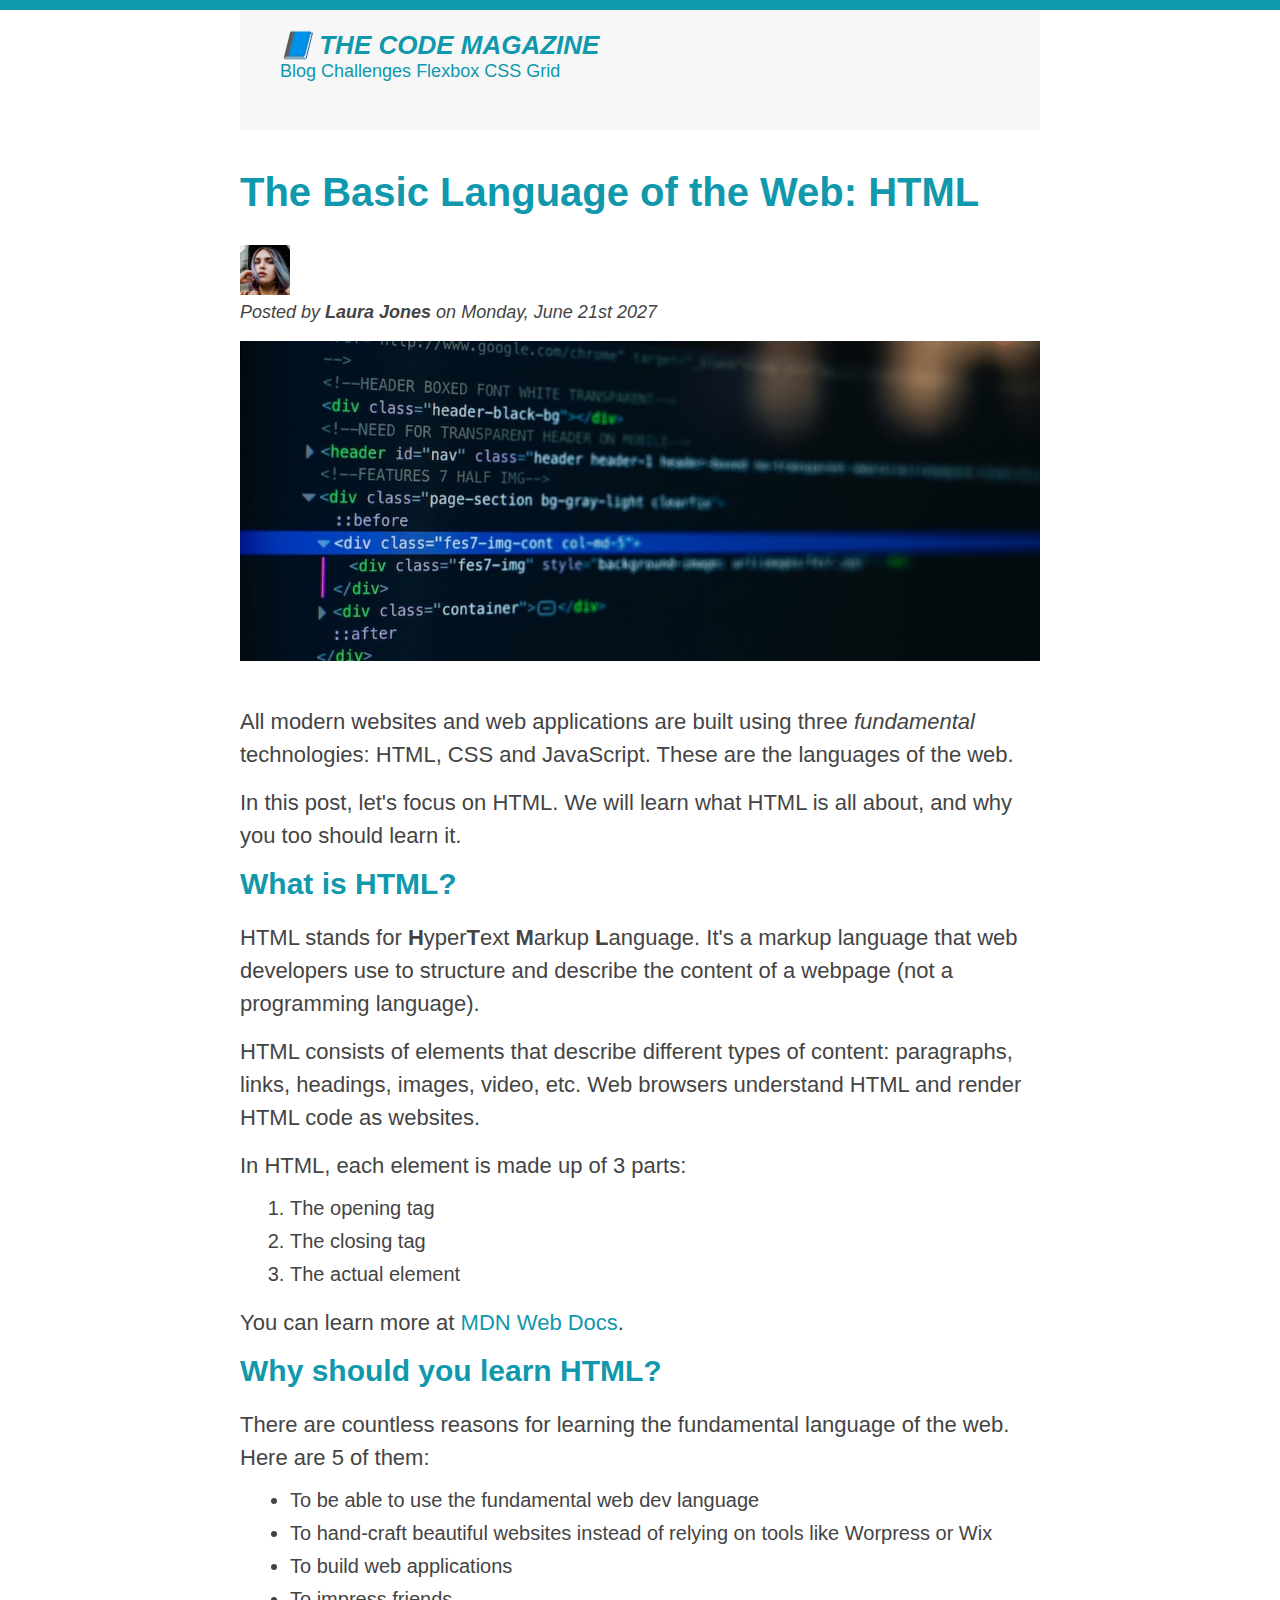
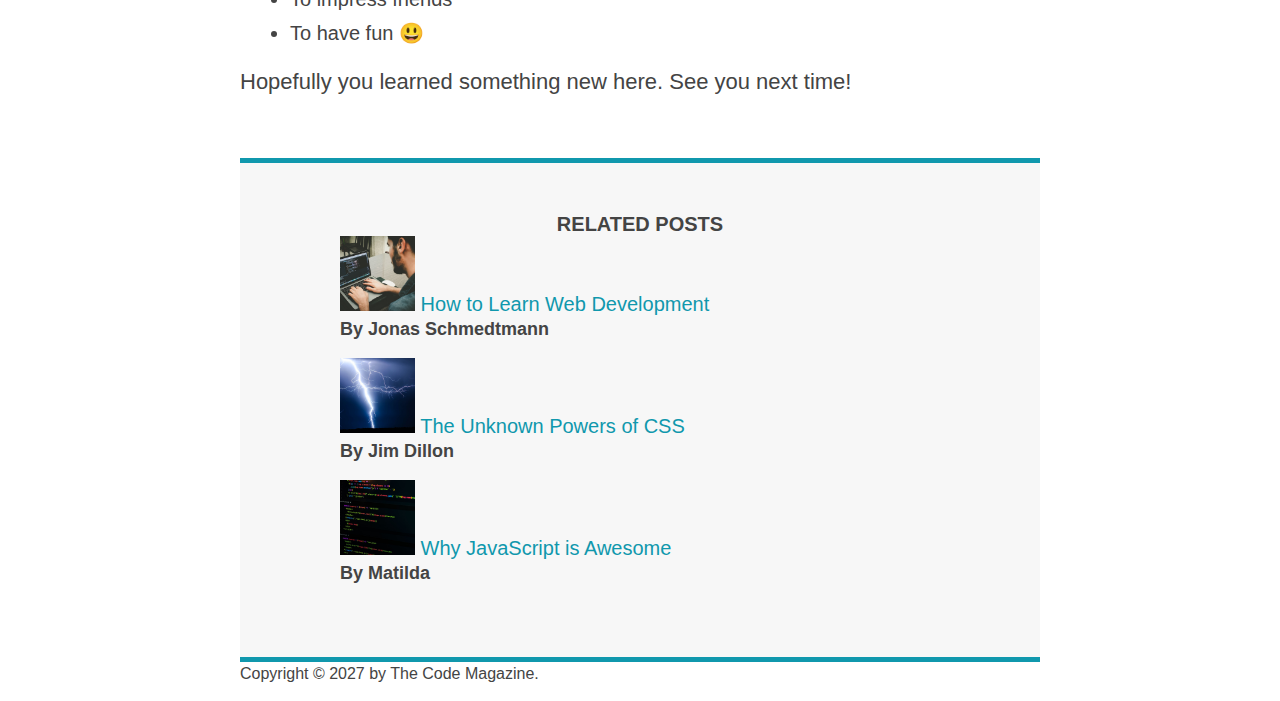
<file: 03-CSS-Fundamentals/index.html>
<!DOCTYPE html>
<html lang="en">
  <head>
    <meta charset="UTF-8" />
    <title>The Basic Language of the Web: HTML</title>
    <link rel="stylesheet" href="style.css" />
  </head>

  <body>
    <!--
    <h1>The Basic Language of the Web: HTML</h1>
    <h2>The Basic Language of the Web: HTML</h2>
    <h3>The Basic Language of the Web: HTML</h3>
    <h4>The Basic Language of the Web: HTML</h4>
    <h5>The Basic Language of the Web: HTML</h5>
    <h6>The Basic Language of the Web: HTML</h6>
    -->
    <div class = "container">
      <header class="main-header">
        <h1>📘 The Code Magazine</h1>

        <nav>
          <a href="blog.html">Blog</a>
          <a href="#">Challenges</a>
          <a href="#">Flexbox</a>
          <a href="#">CSS Grid</a>
        </nav>
      </header>

      <article>
        <header class="post-header">
          <h2>The Basic Language of the Web: HTML</h2>

          <img
            src="img/laura-jones.jpg"
            alt="Headshot of Laura Jones"
            height="50"
            width="50"
          />

          <p id="author">
            Posted by <strong>Laura Jones</strong> on Monday, June 21st 2027
          </p>

          <img
            src="img/post-img.jpg"
            alt="HTML code on a screen"
            width="500"
            height="200"
            class="post-image"
          />
        </header>

        <p>
          All modern websites and web applications are built using three
          <em>fundamental</em>
          technologies: HTML, CSS and JavaScript. These are the languages of the
          web.
        </p>

        <p>
          In this post, let's focus on HTML. We will learn what HTML is all
          about, and why you too should learn it.
        </p>

        <h3>What is HTML?</h3>
        <p>
          HTML stands for <strong>H</strong>yper<strong>T</strong>ext
          <strong>M</strong>arkup <strong>L</strong>anguage. It's a markup
          language that web developers use to structure and describe the content
          of a webpage (not a programming language).
        </p>
        <p>
          HTML consists of elements that describe different types of content:
          paragraphs, links, headings, images, video, etc. Web browsers
          understand HTML and render HTML code as websites.
        </p>
        <p>In HTML, each element is made up of 3 parts:</p>

        <ol>
          <li>The opening tag</li>
          <li>The closing tag</li>
          <li>The actual element</li>
        </ol>

        <p>
          You can learn more at
          <a
            href="https://developer.mozilla.org/en-US/docs/Web/HTML"
            target="_blank"
            >MDN Web Docs</a
          >.
        </p>

        <h3>Why should you learn HTML?</h3>

        <p>
          There are countless reasons for learning the fundamental language of
          the web. Here are 5 of them:
        </p>

        <ul>
          <li>To be able to use the fundamental web dev language</li>
          <li>
            To hand-craft beautiful websites instead of relying on tools like
            Worpress or Wix
          </li>
          <li>To build web applications</li>
          <li>To impress friends</li>
          <li>To have fun 😃</li>
        </ul>

        <p>Hopefully you learned something new here. See you next time!</p>
      </article>

      <aside>
        <h4>Related posts</h4>

        <ul class="courses">
          <li>
            <img
              src="img/related-1.jpg"
              alt="Person programming"
              width="75"
              width="75"
            />
            <a href="#">How to Learn Web Development</a>
            <p class="related-authors">By Jonas Schmedtmann</p>
          </li>
          <li>
            <img
              src="img/related-2.jpg"
              alt="Lightning"
              width="75"
              heigth="75"
            />
            <a href="#">The Unknown Powers of CSS</a>
            <p class="related-authors">By Jim Dillon</p>
          </li>
          <li>
            <img
              src="img/related-3.jpg"
              alt="JavaScript code on a screen"
              width="75"
              height="75"
            />
            <a href="#">Why JavaScript is Awesome</a>
            <p class="related-authors">By Matilda</p>
          </li>
        </ul>
      </aside>

      <footer>
        <p id="copyright">Copyright &copy; 2027 by The Code Magazine.</p>
      </footer>
    </div>
  </body>
</html>
</file>
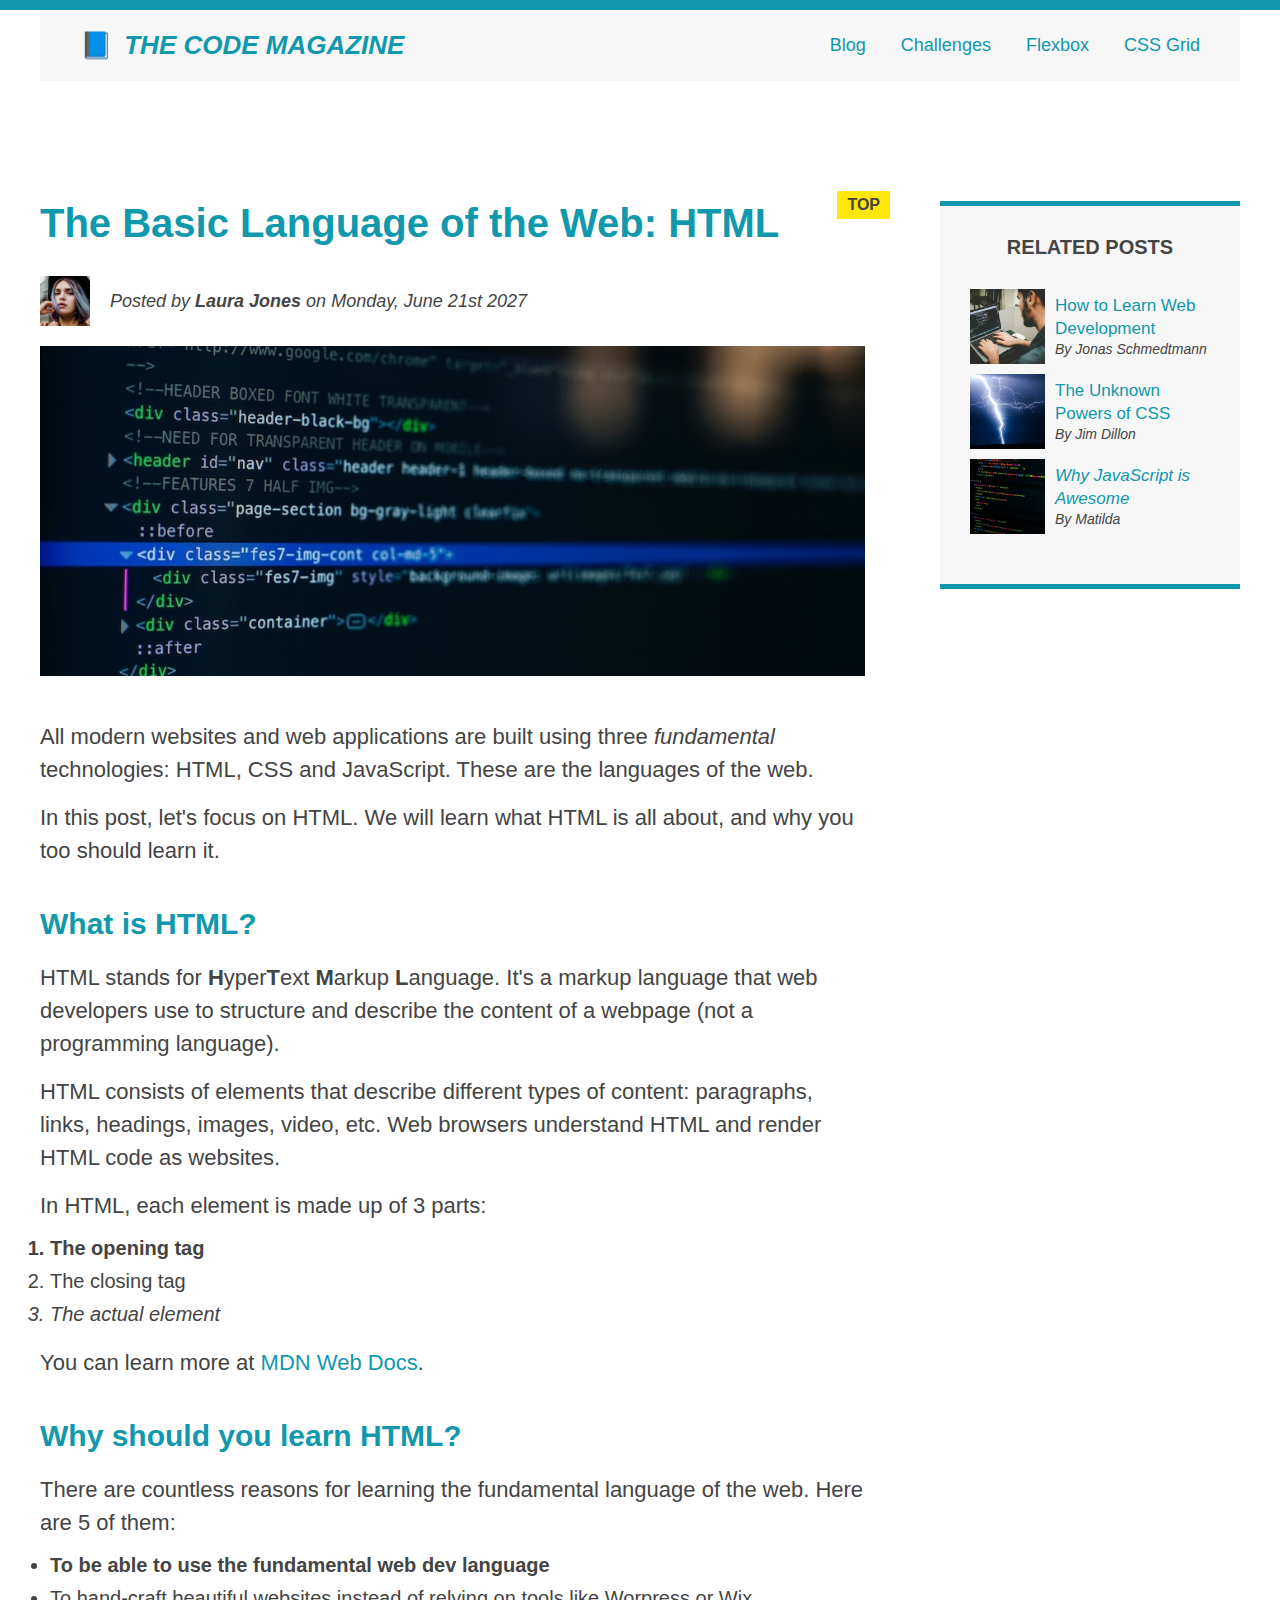
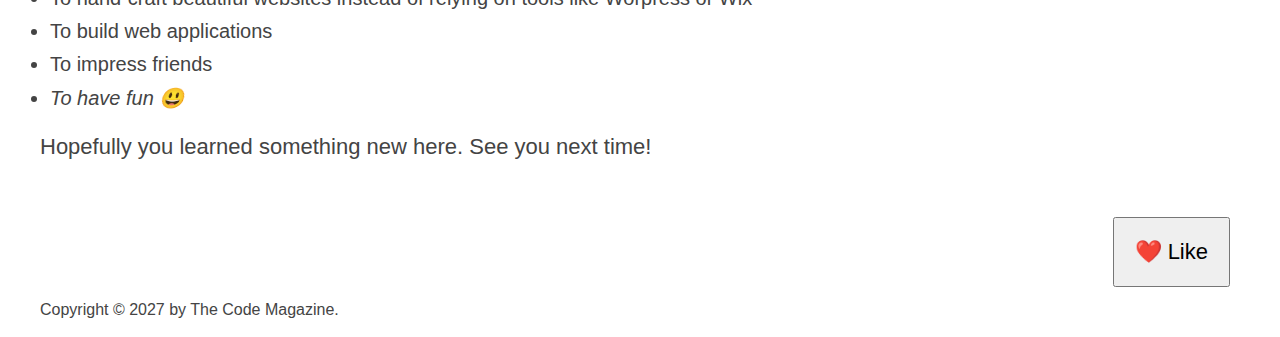
<file: 04-CSS-Layouts/index.html>
<!DOCTYPE html>
<html lang="en">
  <head>
    <meta charset="UTF-8" />
    <link href="style.css" rel="stylesheet" />

    <title>The Basic Language of the Web: HTML</title>
  </head>

  <body>
    <!--
    <h1>The Basic Language of the Web: HTML</h1>
    <h2>The Basic Language of the Web: HTML</h2>
    <h3>The Basic Language of the Web: HTML</h3>
    <h4>The Basic Language of the Web: HTML</h4>
    <h5>The Basic Language of the Web: HTML</h5>
    <h6>The Basic Language of the Web: HTML</h6>
    -->

    <div class="container">
      <header class="main-header clearfix">
        <h1>📘 The Code Magazine</h1>

        <nav>
          <!-- <strong>This is the navigation</strong> -->
          <a href="blog.html">Blog</a>
          <a href="#">Challenges</a>
          <a href="flexbox.html">Flexbox</a>
          <a href="css-grid.html">CSS Grid</a>
        </nav>
      </header>

      <!-- Only necessary for FlexBOX -->
      <!-- <div class= "row"> -->
      <!-- <div class="row-grid"> -->
        <article>
          <header class="post-header">
            <h2>The Basic Language of the Web: HTML</h2>
            <div class="author-div">
              <img
                src="img/laura-jones.jpg"
                alt="Headshot of Laura Jones"
                height="50"
                width="50"
                class="author-img"
              />

              <p id="author" class="author">
                Posted by <strong>Laura Jones</strong> on Monday, June 21st 2027
              </p>
            </div>

            <img
              src="img/post-img.jpg"
              alt="HTML code on a screen"
              width="500"
              height="200"
              class="post-img"
            />
            <button>❤️ Like</button>
          </header>

          <p>
            All modern websites and web applications are built using three
            <em>fundamental</em>
            technologies: HTML, CSS and JavaScript. These are the languages of
            the web.
          </p>

          <p>
            In this post, let's focus on HTML. We will learn what HTML is all
            about, and why you too should learn it.
          </p>

          <h3>What is HTML?</h3>
          <p>
            HTML stands for <strong>H</strong>yper<strong>T</strong>ext
            <strong>M</strong>arkup <strong>L</strong>anguage. It's a markup
            language that web developers use to structure and describe the
            content of a webpage (not a programming language).
          </p>
          <p>
            HTML consists of elements that describe different types of content:
            paragraphs, links, headings, images, video, etc. Web browsers
            understand HTML and render HTML code as websites.
          </p>
          <p>In HTML, each element is made up of 3 parts:</p>

          <ol>
            <li class="first-li">The opening tag</li>
            <li>The closing tag</li>
            <li>The actual element</li>
          </ol>

          <p>
            You can learn more at
            <a
              href="https://developer.mozilla.org/en-US/docs/Web/HTML"
              target="_blank"
              >MDN Web Docs</a
            >.
          </p>

          <h3>Why should you learn HTML?</h3>

          <p>
            There are countless reasons for learning the fundamental language of
            the web. Here are 5 of them:
          </p>

          <ul>
            <li class="first-li">
              To be able to use the fundamental web dev language
            </li>
            <li>
              To hand-craft beautiful websites instead of relying on tools like
              Worpress or Wix
            </li>
            <li>To build web applications</li>
            <li>To impress friends</li>
            <li>To have fun 😃</li>
          </ul>

          <p>Hopefully you learned something new here. See you next time!</p>
        </article>

        <aside>
          <h4>Related posts</h4>

          <ul class="related">
            <li class="related-post">
              <img
                src="img/related-1.jpg"
                alt="Person programming"
                width="75"
                height="75"
              />
              <div>
                <a href="#" class="related-link"
                  >How to Learn Web Development</a
                >
                <p class="related-author">By Jonas Schmedtmann</p>
              </div>
            </li>
            <li class="related-post">
              <img
                src="img/related-2.jpg"
                alt="Lightning"
                width="75"
                height="75"
              />
              <div>
                <a href="#" class="related-link">The Unknown Powers of CSS</a>
                <p class="related-author">By Jim Dillon</p>
              </div>
            </li>
            <li class="related-post">
              <img
                src="img/related-3.jpg"
                alt="JavaScript code on a screen"
                width="75"
                height="75"
              />
              <div>
                <a href="#" class="related-link">Why JavaScript is Awesome</a>
                <p class="related-author">By Matilda</p>
              </div>
            </li>
          </ul>
        </aside>
      <!-- </div> -->
      <!-- </div> -->

      <footer>
        <p id="copyright" class="copyright text">
          Copyright &copy; 2027 by The Code Magazine.
        </p>
      </footer>
    </div>
  </body>
</html>
</file>
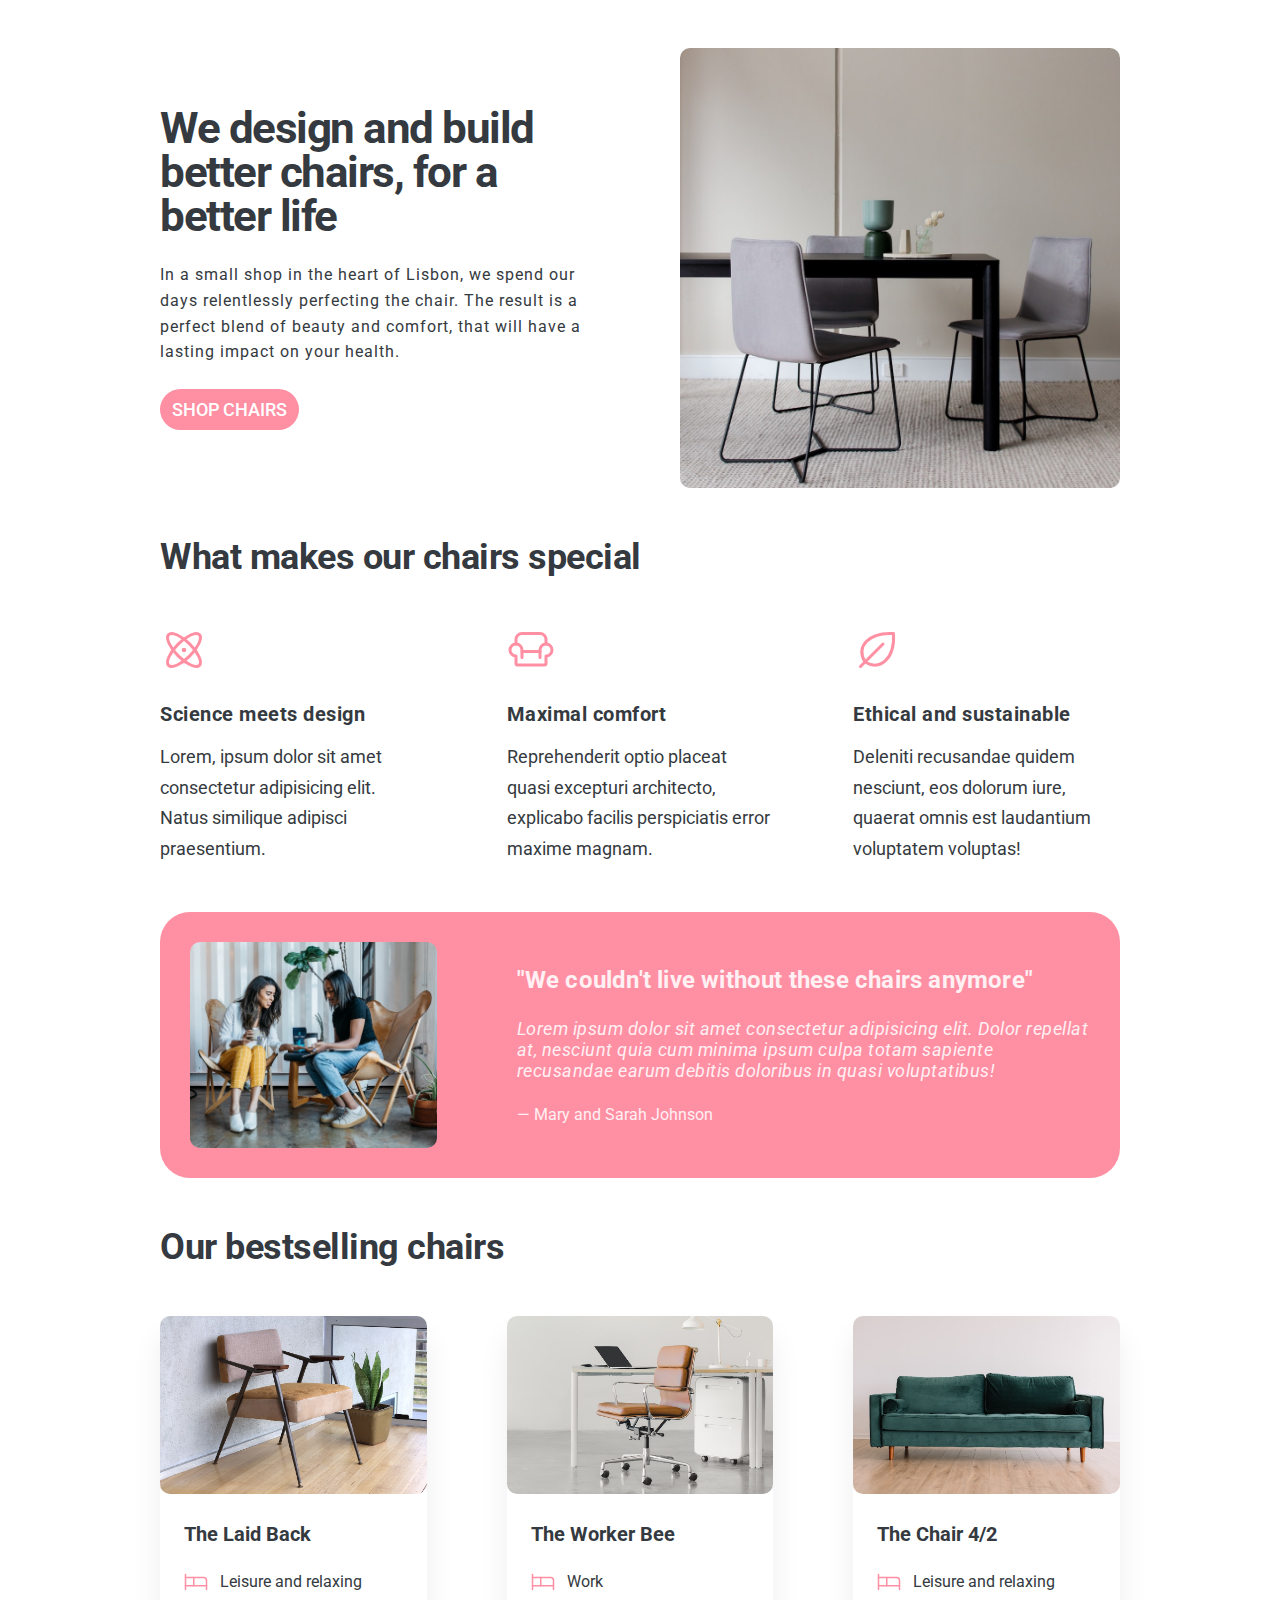
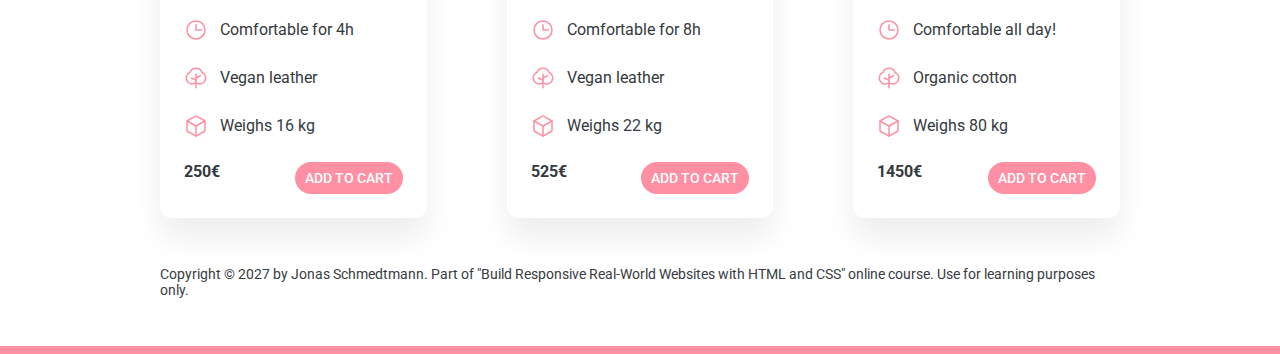
<file: 05-Design/index.html>
<!DOCTYPE html>
<html lang="en">
  <head>
    <meta charset="UTF-8" />
    <meta http-equiv="X-UA-Compatible" content="IE=edge" />
    <meta name="viewport" content="width=device-width, initial-scale=1.0" />
    <link rel="preconnect" href="https://fonts.googleapis.com" />
    <link rel="preconnect" href="https://fonts.gstatic.com" crossorigin />
    <link
      href="https://fonts.googleapis.com/css2?family=Roboto:ital,wght@0,400;0,500;1,700&display=swap"
      rel="stylesheet"
    />
    <link rel="stylesheet" href="style.css" />
    <title>Lisbon Chair Shop</title>
  </head>
  <body>
    <div class="container">
      <header>
        <div class="header-text-box">
          <h1>We design and build better chairs, for a better life</h1>
          <p class="header-text">
            In a small shop in the heart of Lisbon, we spend our days
            relentlessly perfecting the chair. The result is a perfect blend of
            beauty and comfort, that will have a lasting impact on your health.
          </p>
          <a class="btn btn--big" href="#">Shop chairs</a>
        </div>
        <img src="hero.jpg" alt="Photo" />
      </header>

      <section>
        <h2>What makes our chairs special</h2>
        <div class="grid-3-cols">
          <div>
            <svg
              class="icon feature-icon"
              xmlns="http://www.w3.org/2000/svg"
              width="192"
              height="192"
              fill="#ff8fa3"
              viewBox="0 0 256 256"
            >
              <rect width="256" height="256" fill="none"></rect>
              <ellipse
                cx="128"
                cy="128"
                rx="44"
                ry="116"
                transform="translate(-53.01934 128) rotate(-45)"
                stroke-width="16"
                stroke="#ff8fa3"
                stroke-linecap="round"
                stroke-linejoin="round"
                fill="none"
              ></ellipse>
              <ellipse
                cx="128"
                cy="128"
                rx="116"
                ry="44"
                transform="translate(-53.01934 128) rotate(-45)"
                stroke-width="16"
                stroke="#ff8fa3"
                stroke-linecap="round"
                stroke-linejoin="round"
                fill="none"
              ></ellipse>
              <circle cx="128" cy="128" r="12"></circle>
            </svg>
            <p class="features-title"><strong>Science meets design</strong></p>
            <p class="features-text">
              Lorem, ipsum dolor sit amet consectetur adipisicing elit. Natus
              similique adipisci praesentium.
            </p>
          </div>

          <div>
            <svg
              class="icon feature-icon"
              xmlns="http://www.w3.org/2000/svg"
              width="192"
              height="192"
              fill="#ff8fa3"
              viewBox="0 0 256 256"
            >
              <rect width="256" height="256" fill="none"></rect>
              <line
                x1="80"
                y1="136"
                x2="176"
                y2="136"
                fill="none"
                stroke="#ff8fa3"
                stroke-linecap="round"
                stroke-linejoin="round"
                stroke-width="16"
              ></line>
              <path
                d="M48,96V72A32,32,0,0,1,80,40h96a32,32,0,0,1,32,32V96"
                fill="none"
                stroke="#ff8fa3"
                stroke-linecap="round"
                stroke-linejoin="round"
                stroke-width="16"
              ></path>
              <path
                d="M80,168V128a32,32,0,1,0-32,32v40a8,8,0,0,0,8,8H200a8,8,0,0,0,8-8V160a32,32,0,1,0-32-32v40"
                fill="none"
                stroke="#ff8fa3"
                stroke-linecap="round"
                stroke-linejoin="round"
                stroke-width="16"
              ></path>
            </svg>
            <p class="features-title">
              <strong>Maximal comfort</strong>
            </p>
            <p class="features-text">
              Reprehenderit optio placeat quasi excepturi architecto, explicabo
              facilis perspiciatis error maxime magnam.
            </p>
          </div>

          <div>
            <svg
              class="icon feature-icon"
              xmlns="http://www.w3.org/2000/svg"
              width="192"
              height="192"
              fill="#ff8fa3"
              viewBox="0 0 256 256"
            >
              <rect width="256" height="256" fill="none"></rect>
              <line
                x1="160"
                y1="96"
                x2="40"
                y2="216"
                fill="none"
                stroke="#ff8fa3"
                stroke-linecap="round"
                stroke-linejoin="round"
                stroke-width="16"
              ></line>
              <path
                d="M64,192C16,112,80,32,216,40,224,176,144,240,64,192Z"
                fill="none"
                stroke="#ff8fa3"
                stroke-linecap="round"
                stroke-linejoin="round"
                stroke-width="16"
              ></path>
            </svg>
            <p class="features-title">
              <strong>Ethical and sustainable</strong>
            </p>
            <p class="features-text">
              Deleniti recusandae quidem nesciunt, eos dolorum iure, quaerat
              omnis est laudantium voluptatem voluptas!
            </p>
          </div>
        </div>
      </section>

      <section class="testimonial-section">
        <div class="grid-3-cols">
          <img src="customers.jpg" alt="People sitting on chairs" />
          <div class="testimonial-box">
            <h2>"We couldn't live without these chairs anymore"</h2>
            <blockquote class="testimonial-text">
              Lorem ipsum dolor sit amet consectetur adipisicing elit. Dolor
              repellat at, nesciunt quia cum minima ipsum culpa totam sapiente
              recusandae earum debitis doloribus in quasi voluptatibus!
            </blockquote>
            <p class="testimonial-author">&mdash; Mary and Sarah Johnson</p>
          </div>
        </div>
      </section>

      <section>
        <h2>Our bestselling chairs</h2>
        <div class="grid-3-cols">
          <figure class="chair">
            <img src="chair-1.jpg" alt="Chair" />
            <div class="chair-box">
              <h3>The Laid Back</h3>
              <ul class="chair-details">
                <li>
                  <!-- Span is a generic INLINE text element, it doesn't have any meaning. It's like a div element, but inline -->
                  <svg
                    class="icon chair-icon"
                    xmlns="http://www.w3.org/2000/svg"
                    width="192"
                    height="192"
                    fill="#ff8fa3"
                    viewBox="0 0 256 256"
                  >
                    <rect width="256" height="256" fill="none"></rect>
                    <path
                      d="M104,168V80H208a32,32,0,0,1,32,32v56"
                      fill="none"
                      stroke="#ff8fa3"
                      stroke-linecap="round"
                      stroke-linejoin="round"
                      stroke-width="16"
                    ></path>
                    <line
                      x1="16"
                      y1="208"
                      x2="16"
                      y2="48"
                      fill="none"
                      stroke="#ff8fa3"
                      stroke-linecap="round"
                      stroke-linejoin="round"
                      stroke-width="16"
                    ></line>
                    <polyline
                      points="16 168 240 168 240 208"
                      fill="none"
                      stroke="#ff8fa3"
                      stroke-linecap="round"
                      stroke-linejoin="round"
                      stroke-width="16"
                    ></polyline>
                    <line
                      x1="104"
                      y1="80"
                      x2="16"
                      y2="80"
                      fill="none"
                      stroke="#ff8fa3"
                      stroke-linecap="round"
                      stroke-linejoin="round"
                      stroke-width="16"
                    ></line></svg
                  ><span>Leisure and relaxing</span>
                </li>
                <li>
                  <svg
                    class="icon chair-icon"
                    xmlns="http://www.w3.org/2000/svg"
                    width="192"
                    height="192"
                    fill="#ff8fa3"
                    viewBox="0 0 256 256"
                  >
                    <rect width="256" height="256" fill="none"></rect>
                    <circle
                      cx="128"
                      cy="128"
                      r="96"
                      fill="none"
                      stroke="#ff8fa3"
                      stroke-miterlimit="10"
                      stroke-width="16"
                    ></circle>
                    <polyline
                      points="128 72 128 128 184 128"
                      fill="none"
                      stroke="#ff8fa3"
                      stroke-linecap="round"
                      stroke-linejoin="round"
                      stroke-width="16"
                    ></polyline>
                  </svg>
                  <span>Comfortable for 4h</span>
                </li>
                <li>
                  <svg
                    class="icon chair-icon"
                    xmlns="http://www.w3.org/2000/svg"
                    width="192"
                    height="192"
                    fill="#ff8fa3"
                    viewBox="0 0 256 256"
                  >
                    <rect width="256" height="256" fill="none"></rect>
                    <line
                      x1="128"
                      y1="232"
                      x2="128"
                      y2="88"
                      fill="none"
                      stroke="#ff8fa3"
                      stroke-linecap="round"
                      stroke-linejoin="round"
                      stroke-width="16"
                    ></line>
                    <line
                      x1="128"
                      y1="152"
                      x2="80"
                      y2="128"
                      fill="none"
                      stroke="#ff8fa3"
                      stroke-linecap="round"
                      stroke-linejoin="round"
                      stroke-width="16"
                    ></line>
                    <line
                      x1="128"
                      y1="128"
                      x2="176"
                      y2="104"
                      fill="none"
                      stroke="#ff8fa3"
                      stroke-linecap="round"
                      stroke-linejoin="round"
                      stroke-width="16"
                    ></line>
                    <path
                      d="M132.476,181.2265a63.99546,63.99546,0,1,0,62.27163-111.367A7.98712,7.98712,0,0,1,190.7243,65.693a68.02876,68.02876,0,0,0-125.44861,0,7.98711,7.98711,0,0,1-4.02328,4.16655,63.99621,63.99621,0,1,0,62.27159,111.367A8.03193,8.03193,0,0,1,132.476,181.2265Z"
                      fill="none"
                      stroke="#ff8fa3"
                      stroke-linecap="round"
                      stroke-linejoin="round"
                      stroke-width="16"
                    ></path>
                  </svg>
                  <span>Vegan leather</span>
                </li>
                <li>
                  <svg
                    class="icon chair-icon"
                    xmlns="http://www.w3.org/2000/svg"
                    width="192"
                    height="192"
                    fill="#ff8fa3"
                    viewBox="0 0 256 256"
                  >
                    <rect width="256" height="256" fill="none"></rect>
                    <path
                      d="M224,177.32117V78.67873a8,8,0,0,0-4.07791-6.9726l-88-49.5a8,8,0,0,0-7.84418,0l-88,49.5A8,8,0,0,0,32,78.67873v98.64244a8,8,0,0,0,4.07791,6.97261l88,49.5a8,8,0,0,0,7.84418,0l88-49.5A8,8,0,0,0,224,177.32117Z"
                      fill="none"
                      stroke="#ff8fa3"
                      stroke-linecap="round"
                      stroke-linejoin="round"
                      stroke-width="16"
                    ></path>
                    <polyline
                      points="222.897 74.626 128.949 128 33.108 74.617"
                      fill="none"
                      stroke="#ff8fa3"
                      stroke-linecap="round"
                      stroke-linejoin="round"
                      stroke-width="16"
                    ></polyline>
                    <line
                      x1="128.94915"
                      y1="127.99996"
                      x2="128.01036"
                      y2="234.82127"
                      fill="none"
                      stroke="#ff8fa3"
                      stroke-linecap="round"
                      stroke-linejoin="round"
                      stroke-width="16"
                    ></line>
                  </svg>
                  <span>Weighs 16 kg</span>
                </li>
              </ul>
              <div class="chair-price">
                <strong>250€</strong>
                <a href="#" class="btn btn--small">Add to cart</a>
              </div>
            </div>
          </figure>

          <figure class="chair">
            <img src="chair-2.jpg" alt="Chair" />
            <div class="chair-box">
              <h3>The Worker Bee</h3>
              <ul class="chair-details">
                <li>
                  <svg
                    class="icon chair-icon"
                    xmlns="http://www.w3.org/2000/svg"
                    width="192"
                    height="192"
                    fill="#ff8fa3"
                    viewBox="0 0 256 256"
                  >
                    <rect width="256" height="256" fill="none"></rect>
                    <path
                      d="M104,168V80H208a32,32,0,0,1,32,32v56"
                      fill="none"
                      stroke="#ff8fa3"
                      stroke-linecap="round"
                      stroke-linejoin="round"
                      stroke-width="16"
                    ></path>
                    <line
                      x1="16"
                      y1="208"
                      x2="16"
                      y2="48"
                      fill="none"
                      stroke="#ff8fa3"
                      stroke-linecap="round"
                      stroke-linejoin="round"
                      stroke-width="16"
                    ></line>
                    <polyline
                      points="16 168 240 168 240 208"
                      fill="none"
                      stroke="#ff8fa3"
                      stroke-linecap="round"
                      stroke-linejoin="round"
                      stroke-width="16"
                    ></polyline>
                    <line
                      x1="104"
                      y1="80"
                      x2="16"
                      y2="80"
                      fill="none"
                      stroke="#ff8fa3"
                      stroke-linecap="round"
                      stroke-linejoin="round"
                      stroke-width="16"
                    ></line>
                  </svg>
                  <span>Work</span>
                </li>
                <li>
                  <svg
                    class="icon chair-icon"
                    xmlns="http://www.w3.org/2000/svg"
                    width="192"
                    height="192"
                    fill="#ff8fa3"
                    viewBox="0 0 256 256"
                  >
                    <rect width="256" height="256" fill="none"></rect>
                    <circle
                      cx="128"
                      cy="128"
                      r="96"
                      fill="none"
                      stroke="#ff8fa3"
                      stroke-miterlimit="10"
                      stroke-width="16"
                    ></circle>
                    <polyline
                      points="128 72 128 128 184 128"
                      fill="none"
                      stroke="#ff8fa3"
                      stroke-linecap="round"
                      stroke-linejoin="round"
                      stroke-width="16"
                    ></polyline>
                  </svg>
                  <span>Comfortable for 8h</span>
                </li>
                <li>
                  <svg
                    class="icon chair-icon"
                    xmlns="http://www.w3.org/2000/svg"
                    width="192"
                    height="192"
                    fill="#ff8fa3"
                    viewBox="0 0 256 256"
                  >
                    <rect width="256" height="256" fill="none"></rect>
                    <line
                      x1="128"
                      y1="232"
                      x2="128"
                      y2="88"
                      fill="none"
                      stroke="#ff8fa3"
                      stroke-linecap="round"
                      stroke-linejoin="round"
                      stroke-width="16"
                    ></line>
                    <line
                      x1="128"
                      y1="152"
                      x2="80"
                      y2="128"
                      fill="none"
                      stroke="#ff8fa3"
                      stroke-linecap="round"
                      stroke-linejoin="round"
                      stroke-width="16"
                    ></line>
                    <line
                      x1="128"
                      y1="128"
                      x2="176"
                      y2="104"
                      fill="none"
                      stroke="#ff8fa3"
                      stroke-linecap="round"
                      stroke-linejoin="round"
                      stroke-width="16"
                    ></line>
                    <path
                      d="M132.476,181.2265a63.99546,63.99546,0,1,0,62.27163-111.367A7.98712,7.98712,0,0,1,190.7243,65.693a68.02876,68.02876,0,0,0-125.44861,0,7.98711,7.98711,0,0,1-4.02328,4.16655,63.99621,63.99621,0,1,0,62.27159,111.367A8.03193,8.03193,0,0,1,132.476,181.2265Z"
                      fill="none"
                      stroke="#ff8fa3"
                      stroke-linecap="round"
                      stroke-linejoin="round"
                      stroke-width="16"
                    ></path>
                  </svg>
                  <span>Vegan leather</span>
                </li>
                <li>
                  <svg
                    class="icon chair-icon"
                    xmlns="http://www.w3.org/2000/svg"
                    width="192"
                    height="192"
                    fill="#ff8fa3"
                    viewBox="0 0 256 256"
                  >
                    <rect width="256" height="256" fill="none"></rect>
                    <path
                      d="M224,177.32117V78.67873a8,8,0,0,0-4.07791-6.9726l-88-49.5a8,8,0,0,0-7.84418,0l-88,49.5A8,8,0,0,0,32,78.67873v98.64244a8,8,0,0,0,4.07791,6.97261l88,49.5a8,8,0,0,0,7.84418,0l88-49.5A8,8,0,0,0,224,177.32117Z"
                      fill="none"
                      stroke="#ff8fa3"
                      stroke-linecap="round"
                      stroke-linejoin="round"
                      stroke-width="16"
                    ></path>
                    <polyline
                      points="222.897 74.626 128.949 128 33.108 74.617"
                      fill="none"
                      stroke="#ff8fa3"
                      stroke-linecap="round"
                      stroke-linejoin="round"
                      stroke-width="16"
                    ></polyline>
                    <line
                      x1="128.94915"
                      y1="127.99996"
                      x2="128.01036"
                      y2="234.82127"
                      fill="none"
                      stroke="#ff8fa3"
                      stroke-linecap="round"
                      stroke-linejoin="round"
                      stroke-width="16"
                    ></line>
                  </svg>
                  <span>Weighs 22 kg</span>
                </li>
              </ul>
              <div class="chair-price">
                <strong>525€</strong>
                <a href="#" class="btn btn--small">Add to cart</a>
              </div>
            </div>
          </figure>

          <figure class="chair">
            <img src="chair-3.jpg" alt="Chair" />
            <div class="chair-box">
              <h3>The Chair 4/2</h3>
              <ul class="chair-details">
                <li>
                  <svg
                    class="icon chair-icon"
                    xmlns="http://www.w3.org/2000/svg"
                    width="192"
                    height="192"
                    fill="#ff8fa3"
                    viewBox="0 0 256 256"
                  >
                    <rect width="256" height="256" fill="none"></rect>
                    <path
                      d="M104,168V80H208a32,32,0,0,1,32,32v56"
                      fill="none"
                      stroke="#ff8fa3"
                      stroke-linecap="round"
                      stroke-linejoin="round"
                      stroke-width="16"
                    ></path>
                    <line
                      x1="16"
                      y1="208"
                      x2="16"
                      y2="48"
                      fill="none"
                      stroke="#ff8fa3"
                      stroke-linecap="round"
                      stroke-linejoin="round"
                      stroke-width="16"
                    ></line>
                    <polyline
                      points="16 168 240 168 240 208"
                      fill="none"
                      stroke="#ff8fa3"
                      stroke-linecap="round"
                      stroke-linejoin="round"
                      stroke-width="16"
                    ></polyline>
                    <line
                      x1="104"
                      y1="80"
                      x2="16"
                      y2="80"
                      fill="none"
                      stroke="#ff8fa3"
                      stroke-linecap="round"
                      stroke-linejoin="round"
                      stroke-width="16"
                    ></line></svg
                  ><span>Leisure and relaxing</span>
                </li>
                <li>
                  <svg
                    class="icon chair-icon"
                    xmlns="http://www.w3.org/2000/svg"
                    width="192"
                    height="192"
                    fill="#ff8fa3"
                    viewBox="0 0 256 256"
                  >
                    <rect width="256" height="256" fill="none"></rect>
                    <circle
                      cx="128"
                      cy="128"
                      r="96"
                      fill="none"
                      stroke="#ff8fa3"
                      stroke-miterlimit="10"
                      stroke-width="16"
                    ></circle>
                    <polyline
                      points="128 72 128 128 184 128"
                      fill="none"
                      stroke="#ff8fa3"
                      stroke-linecap="round"
                      stroke-linejoin="round"
                      stroke-width="16"
                    ></polyline>
                  </svg>
                  <span>Comfortable all day!</span>
                </li>
                <li>
                  <svg
                    class="icon chair-icon"
                    xmlns="http://www.w3.org/2000/svg"
                    width="192"
                    height="192"
                    fill="#ff8fa3"
                    viewBox="0 0 256 256"
                  >
                    <rect width="256" height="256" fill="none"></rect>
                    <line
                      x1="128"
                      y1="232"
                      x2="128"
                      y2="88"
                      fill="none"
                      stroke="#ff8fa3"
                      stroke-linecap="round"
                      stroke-linejoin="round"
                      stroke-width="16"
                    ></line>
                    <line
                      x1="128"
                      y1="152"
                      x2="80"
                      y2="128"
                      fill="none"
                      stroke="#ff8fa3"
                      stroke-linecap="round"
                      stroke-linejoin="round"
                      stroke-width="16"
                    ></line>
                    <line
                      x1="128"
                      y1="128"
                      x2="176"
                      y2="104"
                      fill="none"
                      stroke="#ff8fa3"
                      stroke-linecap="round"
                      stroke-linejoin="round"
                      stroke-width="16"
                    ></line>
                    <path
                      d="M132.476,181.2265a63.99546,63.99546,0,1,0,62.27163-111.367A7.98712,7.98712,0,0,1,190.7243,65.693a68.02876,68.02876,0,0,0-125.44861,0,7.98711,7.98711,0,0,1-4.02328,4.16655,63.99621,63.99621,0,1,0,62.27159,111.367A8.03193,8.03193,0,0,1,132.476,181.2265Z"
                      fill="none"
                      stroke="#ff8fa3"
                      stroke-linecap="round"
                      stroke-linejoin="round"
                      stroke-width="16"
                    ></path>
                  </svg>
                  <span>Organic cotton</span>
                </li>
                <li>
                  <svg
                    class="icon chair-icon"
                    xmlns="http://www.w3.org/2000/svg"
                    width="192"
                    height="192"
                    fill="#ff8fa3"
                    viewBox="0 0 256 256"
                  >
                    <rect width="256" height="256" fill="none"></rect>
                    <path
                      d="M224,177.32117V78.67873a8,8,0,0,0-4.07791-6.9726l-88-49.5a8,8,0,0,0-7.84418,0l-88,49.5A8,8,0,0,0,32,78.67873v98.64244a8,8,0,0,0,4.07791,6.97261l88,49.5a8,8,0,0,0,7.84418,0l88-49.5A8,8,0,0,0,224,177.32117Z"
                      fill="none"
                      stroke="#ff8fa3"
                      stroke-linecap="round"
                      stroke-linejoin="round"
                      stroke-width="16"
                    ></path>
                    <polyline
                      points="222.897 74.626 128.949 128 33.108 74.617"
                      fill="none"
                      stroke="#ff8fa3"
                      stroke-linecap="round"
                      stroke-linejoin="round"
                      stroke-width="16"
                    ></polyline>
                    <line
                      x1="128.94915"
                      y1="127.99996"
                      x2="128.01036"
                      y2="234.82127"
                      fill="none"
                      stroke="#ff8fa3"
                      stroke-linecap="round"
                      stroke-linejoin="round"
                      stroke-width="16"
                    ></line>
                  </svg>
                  <span>Weighs 80 kg</span>
                </li>
              </ul>
              <div class="chair-price">
                <strong>1450€</strong>
                <a href="#" class="btn btn--small">Add to cart</a>
              </div>
            </div>
          </figure>
        </div>
      </section>

      <footer>
        Copyright &copy; 2027 by Jonas Schmedtmann. Part of "Build Responsive
        Real-World Websites with HTML and CSS" online course. Use for learning
        purposes only.
      </footer>
    </div>
  </body>
</html>
</file>
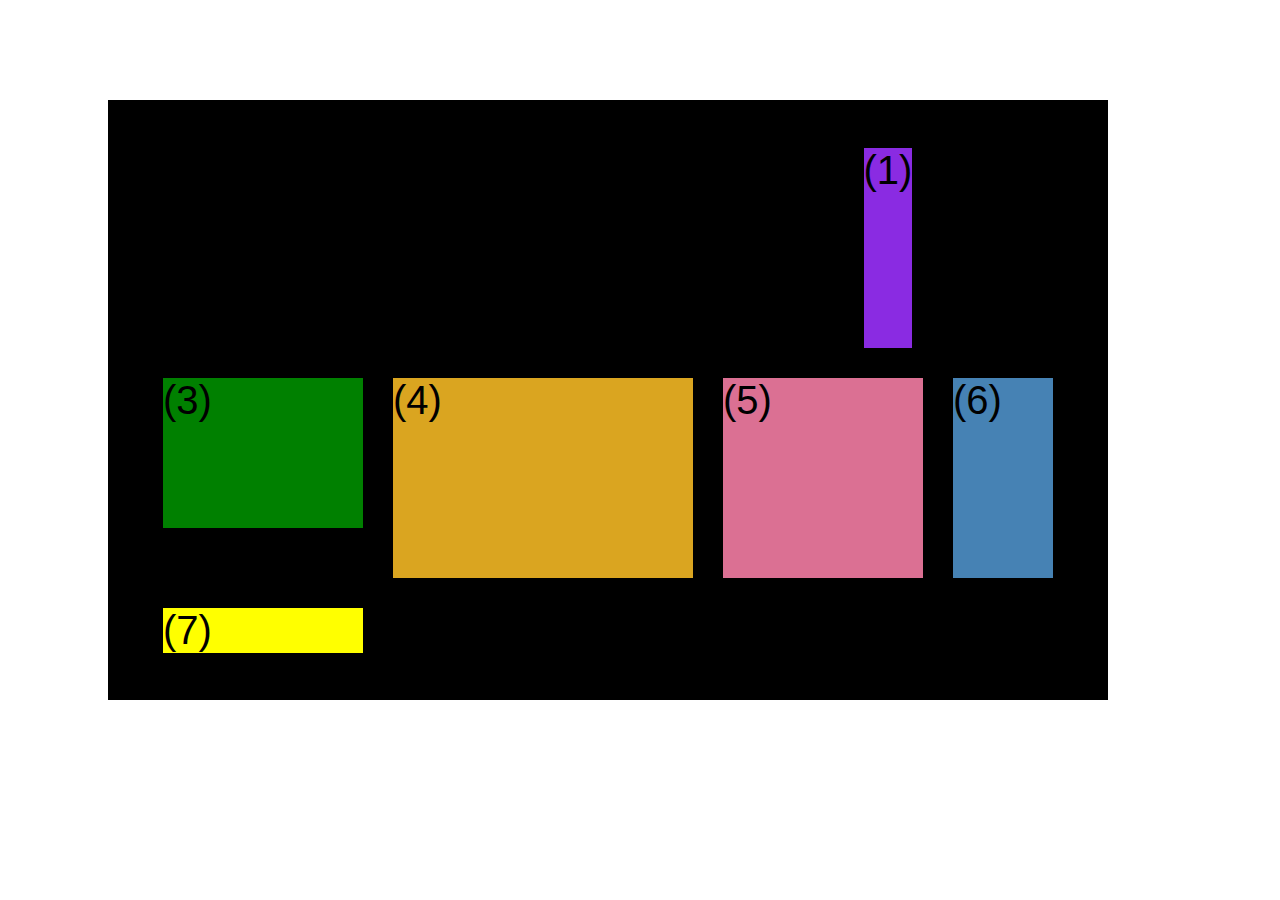
<file: 04-CSS-Layouts/css-grid.html>
<!DOCTYPE html>
<html lang="en">
  <head>
    <meta charset="UTF-8" />
    <meta http-equiv="X-UA-Compatible" content="IE=edge" />
    <meta name="viewport" content="width=device-width, initial-scale=1.0" />
    <title>CSS Grid</title>
    <style>
      .el--1 {
        background-color: blueviolet;
      }
      .el--2 {
        background-color: orangered;
      }
      .el--3 {
        background-color: green;
        height: 150px;
      }
      .el--4 {
        background-color: goldenrod;
      }
      .el--5 {
        background-color: palevioletred;
      }
      .el--6 {
        background-color: steelblue;
      }
      .el--7 {
        background-color: yellow;
      }
      .el--8 {
        background-color: crimson;
      }

      .container--1 {
        /* STARTER */
        font-family: sans-serif;
        background-color: #ddd;
        font-size: 40px;
        margin: 40px;

        /* CSS GRID */
        display: grid;
        /* grid-template-columns: 1fr 1fr 1fr 1fr; */
        grid-template-columns: repeat(4, 1fr);
        grid-template-rows: 1fr 1fr;
        column-gap: 10px;
        row-gap: 20px;
        display: none;
      }
      .el--1 {
        /* grid-row: 2/3;
        grid-column: 3; */
        justify-self: center;
        grid-column: 3/-1;
      }
      .el--2 {

      }
      .container--2 {
        
        /* STARTER */
        font-family: sans-serif;
        background-color: black;
        font-size: 40px;
        margin: 100px;

        width: 1000px;
        height: 600px;

        /* CSS GRID */
        display: grid;
        grid-template-columns: 200px 300px 200px 100px;
        grid-template-rows: 200px 200px;
        gap: 30px;
        /* justify-items: center; */
        /* align-items: center; */
        justify-content: center;
        align-content: center;
      }
    </style>
  </head>
  <body>
    <div class="container--1">
      <div class="el el--1">(1) HTML</div>
      <div class="el el--2">(2) and</div>
      <div class="el el--3">(3) CSS</div>
      <div class="el el--4">(4) are</div>
      <div class="el el--5">(5) amazing</div>
      <div class="el el--6">(6) languages</div>
      <div class="el el--7">(7) to</div>
      <div class="el el--8">(8) learn</div>
    </div>

    <div class="container--2">
      <div class="el el--1">(1)</div>
      <div class="el el--3">(3)</div>
      <div class="el el--4">(4)</div>
      <div class="el el--5">(5)</div>
      <div class="el el--6">(6)</div>
      <div class="el el--7">(7)</div>
    </div>
  </body>
</html>
</file>
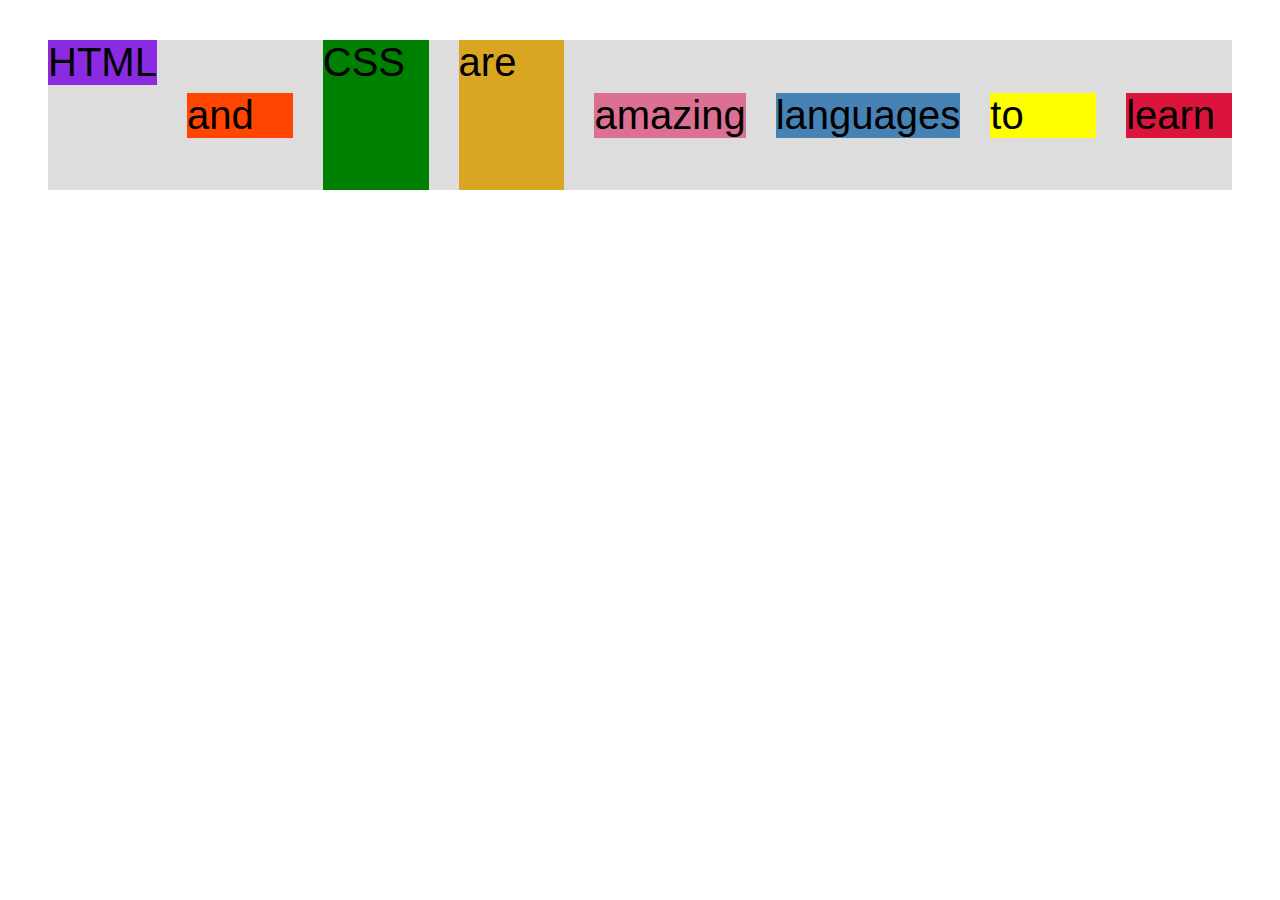
<file: 04-CSS-Layouts/flexbox.html>
<!DOCTYPE html>
<html lang="en">
  <head>
    <meta charset="UTF-8" />
    <meta http-equiv="X-UA-Compatible" content="IE=edge" />
    <meta name="viewport" content="width=device-width, initial-scale=1.0" />
    <title>Flexbox</title>
    <style>
      .el--1 {
        background-color: blueviolet;
      }
      .el--2 {
        background-color: orangered;
      }
      .el--3 {
        background-color: green;
        height: 150px;
      }
      .el--4 {
        background-color: goldenrod;
      }
      .el--5 {
        background-color: palevioletred;
      }
      .el--6 {
        background-color: steelblue;
      }
      .el--7 {
        background-color: yellow;
      }
      .el--8 {
        background-color: crimson;
      }

      .container {
        /* STARTER */
        font-family: sans-serif;
        background-color: #ddd;
        font-size: 40px;
        margin: 40px;

        /* FLEXBOX */
        display: flex;
        align-items: center;
        /* justify-content: space-evenly; */
        gap: 30px;
        
      }

      .el {
        flex: 1 0 10px;
      }

      .el--1 {
        align-self: flex-start;
      }
      .el--4 {
        align-self: stretch;
        /* order: -1; */
      }
    </style>
  </head>
  <body>
    <div class="container">
      <div class="el el--1">HTML</div>
      <div class="el el--2">and</div>
      <div class="el el--3">CSS</div>
      <div class="el el--4">are</div>
      <div class="el el--5">amazing</div>
      <div class="el el--6">languages</div>
      <div class="el el--7">to</div>
      <div class="el el--8">learn</div>
    </div>
  </body>
</html>
</file>
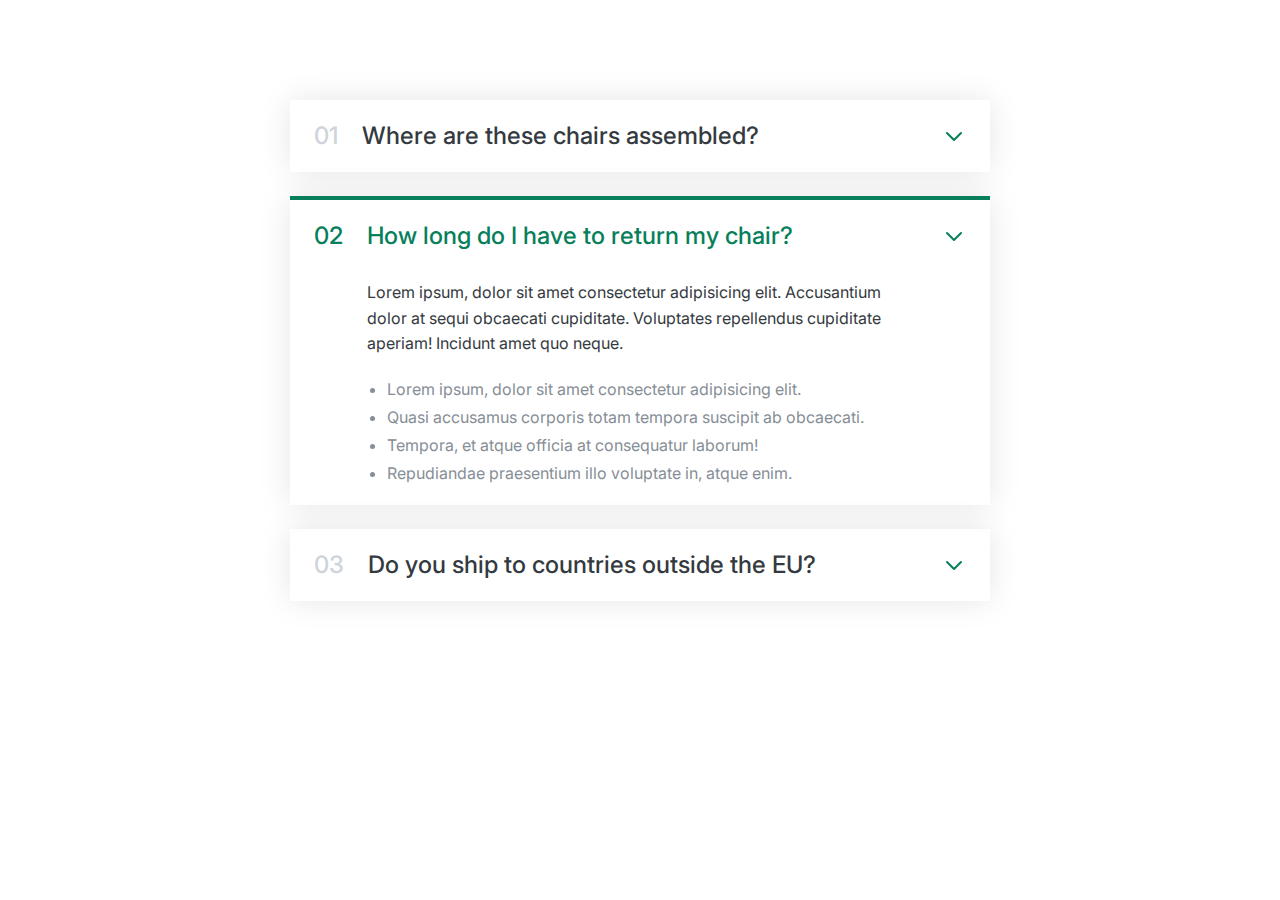
<file: 06-Components/accordion.html>
<!DOCTYPE html>
<html lang="en">
  <head>
    <meta charset="UTF-8" />
    <meta http-equiv="X-UA-Compatible" content="IE=edge" />
    <meta name="viewport" content="width=device-width, initial-scale=1.0" />
    <link
      href="https://fonts.googleapis.com/css2?family=Inter:wght@400;500;700&display=swap"
      rel="stylesheet"
    />

    <title>Accordion Component</title>

    <style>
      /*
      SPACING SYSTEM (px)
      2 / 4 / 8 / 12 / 16 / 24 / 32 / 48 / 64 / 80 / 96 / 128
      FONT SIZE SYSTEM (px)
      10 / 12 / 14 / 16 / 18 / 20 / 24 / 30 / 36 / 44 / 52 / 62 / 74 / 86 / 98
      */
      /* 
      MAIN COLOR: #087f5b
      GREY COLOR: #343a40
      */

      * {
        margin: 0;
        padding: 0;
        box-sizing: border-box;
      }

      body {
        font-family: "Inter", sans-serif;
        color: #343a40;
        line-height: 1;
      }

      .accordion {
        width: 700px;
        margin: 100px auto;

        display: flex;
        flex-direction: column;
        gap: 24px;
      }

      .item {
        box-shadow: 0 0 32px rgba(0, 0, 0, 0.1);
        padding: 24px;

        display: grid;
        grid-template-columns: auto 1fr auto;
        column-gap: 24px;
        row-gap: 32px;
        align-items: center;
      }

      .number,
      .text {
        font-size: 24px;
        font-weight: 500;
        /* color: #087f5b; */
      }

      .number {
        color: #ced4da;
      }

      .icon {
        width: 24px;
        heigh: 24px;
        stroke: #087f5b;
      }

      .hidden-box {
        grid-column: 2;
        display: none;
      }

      .hidden-box p {
        line-height: 1.6;
        margin-bottom: 24px;
      }

      .hidden-box ul {
        color: #868e96;
        margin-left: 20px;

        display: flex;
        flex-direction: column;
        gap: 12px;
      }

      /* OPEN STATE */
      .open {
        border-top: 4px solid #087f5b;
      }

      .open .hidden-box {
        display: block;
      }

      .open .number,
      .open .text {
        color: #087f5b;
      }
    </style>
    <script src="accordion.js" defer></script>
  </head>
  <body>
    <div class="accordion">
      <div class="item">
        <p class="number">01</p>
        <p class="text">Where are these chairs assembled?</p>
        <svg
          xmlns="http://www.w3.org/2000/svg"
          class="icon"
          fill="none"
          viewBox="0 0 24 24"
          stroke="currentColor"
        >
          <path
            stroke-linecap="round"
            stroke-linejoin="round"
            stroke-width="2"
            d="M19 9l-7 7-7-7"
          />
        </svg>
        <div class="hidden-box">
          <p>
            Lorem ipsum, dolor sit amet consectetur adipisicing elit.
            Accusantium dolor at sequi obcaecati cupiditate. Voluptates
            repellendus cupiditate aperiam! Incidunt amet quo neque.
          </p>
          <ul>
            <li>Lorem ipsum, dolor sit amet consectetur adipisicing elit.</li>
            <li>
              Quasi accusamus corporis totam tempora suscipit ab obcaecati.
            </li>
            <li>Tempora, et atque officia at consequatur laborum!</li>
            <li>Repudiandae praesentium illo voluptate in, atque enim.</li>
          </ul>
        </div>
      </div>

      <div class="item open">
        <p class="number">02</p>
        <p class="text">How long do I have to return my chair?</p>
        <svg
          xmlns="http://www.w3.org/2000/svg"
          class="icon"
          fill="none"
          viewBox="0 0 24 24"
          stroke="currentColor"
        >
          <path
            stroke-linecap="round"
            stroke-linejoin="round"
            stroke-width="2"
            d="M19 9l-7 7-7-7"
          />
        </svg>
        <div class="hidden-box">
          <p>
            Lorem ipsum, dolor sit amet consectetur adipisicing elit.
            Accusantium dolor at sequi obcaecati cupiditate. Voluptates
            repellendus cupiditate aperiam! Incidunt amet quo neque.
          </p>
          <ul>
            <li>Lorem ipsum, dolor sit amet consectetur adipisicing elit.</li>
            <li>
              Quasi accusamus corporis totam tempora suscipit ab obcaecati.
            </li>
            <li>Tempora, et atque officia at consequatur laborum!</li>
            <li>Repudiandae praesentium illo voluptate in, atque enim.</li>
          </ul>
        </div>
      </div>

      <div class="item">
        <p class="number">03</p>
        <p class="text">Do you ship to countries outside the EU?</p>
        <svg
          xmlns="http://www.w3.org/2000/svg"
          class="icon"
          fill="none"
          viewBox="0 0 24 24"
          stroke="currentColor"
        >
          <path
            stroke-linecap="round"
            stroke-linejoin="round"
            stroke-width="2"
            d="M19 9l-7 7-7-7"
          />
        </svg>
        <div class="hidden-box">
          <p>
            Lorem ipsum, dolor sit amet consectetur adipisicing elit.
            Accusantium dolor at sequi obcaecati cupiditate. Voluptates
            repellendus cupiditate aperiam! Incidunt amet quo neque.
          </p>
          <ul>
            <li>Lorem ipsum, dolor sit amet consectetur adipisicing elit.</li>
            <li>
              Quasi accusamus corporis totam tempora suscipit ab obcaecati.
            </li>
            <li>Tempora, et atque officia at consequatur laborum!</li>
            <li>Repudiandae praesentium illo voluptate in, atque enim.</li>
          </ul>
        </div>
      </div>
    </div>
  </body>
</html>
</file>
<file: 03-CSS-Fundamentals/style.css>
* {
    margin: 0;
    padding: 0;
}

body {
    font-family: sans-serif;
    color: #444;
    border-top: 10px solid #1098ad;
}


h1, h2, h3 {
    color: #1098ad;
}

.container {
    width: 800px;
    /* margin-left: auto;
    margin-right: auto; */
    margin: 0 auto;
}

nav {
    font-size: 18px;
}

article {
    margin-bottom: 60px;
}

.main-header {
    background-color: #f7f7f7;
    /* padding: 20px;
    padding-left: 40px;
    padding-right: 40px; */
    padding: 20px 40px;
    margin-bottom: 40px;
    height: 80px;
}

.post-header {
    margin-bottom: 40px;
}

.post-image {
    width: 100%;
    height: auto;
}

aside {
    background-color: #f7f7f7;
    border-top: 5px solid #1098ad;
    border-bottom: 5px solid #1098ad;
    padding: 50px 50px;  
}

h1 {
    font-size: 26px;
    text-transform: uppercase;
    font-style: italic;
}

h2 {
    font-size: 40px;
    margin-bottom: 30px;
}

h3 {
    font-size: 30px;
    margin-bottom: 20px;
}

h4 {
    font-size: 20px;
    text-transform: uppercase;
    text-align: center;
}

p {
    font-size: 22px;
    line-height: 1.5;
    margin-bottom: 15px;
}

ul, ol {
    margin-left: 50px;
    margin-bottom: 20px;
}

li  {
    font-size: 20px;
    margin-bottom: 10px;
}

li:last-child {
    margin-bottom: 0;
}

/* footer p {
    font-size: 16px;
} */

#author {
    font-size: 18px;
    font-style: italic;
}

#copyright {
    font-size: 16px;
}

.related-authors {
    font-size: 18px;
    font-weight: bold;
}

ul {
    list-style-type: disc;
}

.courses {
    list-style-type: none;
}

/* Link Styling. The order should be the same for each a tag as shown below. */
a:link {
    color: #1098ad;
    text-decoration: none;
}

a:visited {
    color: #1098ad;
}

a:hover {
    color: teal;
    font-weight: bold;
    text-decoration: underline rgb(99, 72, 62);
}

a:active {
    background-color: #f7f7f7;
    font-style: italic;
}
</file>
<file: 04-CSS-Layouts/style.css>
* {
  /* border-top: 10px solid #1098ad; */
  margin: 0;
  padding: 0;
  box-sizing: border-box;
}

/* PAGE SECTIONS */
body {
  color: #444;
  font-family: sans-serif;

  border-top: 10px solid #1098ad;
  position: relative;
}

.container {
  width: 1200px;
  /* margin-left: auto;
  margin-right: auto; */
  margin: 0 auto;
}

.main-header {
  background-color: #f7f7f7;
  /* padding: 20px;
  padding-left: 40px;
  padding-right: 40px; */
  padding: 20px 40px;
  margin-bottom: 60px;
  /* height: 80px; */
}

nav {
  font-size: 18px;
  /* text-align: center; */
}

article {
  margin-bottom: 60px;
}

.post-header {
  margin-bottom: 40px;
  /* position: relative; */
}

aside {
  background-color: #f7f7f7;
  border-top: 5px solid #1098ad;
  border-bottom: 5px solid #1098ad;
  /* padding-top: 50px;
  padding-bottom: 50px; */
  padding: 30px 20px;
}

/* SMALLER ELEMENTS */
h1,
h2,
h3 {
  color: #1098ad;
}

h1 {
  font-size: 26px;
  text-transform: uppercase;
  font-style: italic;
}

h2 {
  font-size: 40px;
  margin-bottom: 30px;
}

h3 {
  font-size: 30px;
  margin-bottom: 20px;
  margin-top: 40px;
}

h4 {
  font-size: 20px;
  text-transform: uppercase;
  text-align: center;
  margin-bottom: 30px;
}

p {
  font-size: 22px;
  line-height: 1.5;
  margin-bottom: 15px;
}

ul,
ol {
  margin-left: 10px;
  margin-bottom: 20px;
}

li {
  font-size: 20px;
  margin-bottom: 10px;
  /* display: inline; */
}

li:last-child {
  margin-bottom: 0;
}

/* footer p {
  font-size: 16px;
} */

/* article header p {
  font-style: italic;
} */

#author {
  font-style: italic;
  font-size: 18px;
}

#copyright {
  font-size: 16px;
}

.related-author {
  font-size: 18px;
  font-weight: bold;
}

/* ul {
  list-style: none;
} */

.related {
  list-style: none;
}



/* .first-li {
  font-weight: bold;
} */

li:first-child {
  font-weight: bold;
}

li:last-child {
  font-style: italic;
}

li:nth-child(even) {
  /* color: red; */
}

/* Misconception: this won't work! */
article p:first-child {
  color: red;
}

/* Styling links */
a:link {
  color: #1098ad;
  text-decoration: none;
}

a:visited {
  /* color: #777; */
  color: #1098ad;
}

a:hover {
  color: orangered;
  font-weight: bold;
  text-decoration: underline orangered;
}

a:active {
  background-color: black;
  font-style: italic;
}
/* LVHA */

.post-img {
  width: 100%;
  height: auto;
}

nav a:link {
  /* background-color: orangered;
  margin: 20px;
  padding: 20px;

  display: block; */

  margin-right: 30px;
  /* margin-top: 10px; */
  display: inline-block;
}

nav a:link:last-child {
  margin-right: 0;
}

button {
  font-size: 22px;
  padding: 20px;
  cursor: pointer;

  position: absolute;
  /* top: 50px;
  left: 50px; */
  bottom: 50px;
  right: 50px;
}

h1::first-letter {
  font-style: normal;
  margin-right: 5px;
}

h3 + p::first-line {
  /* color: red; */
}

h2 {
  /* background-color: orange; */
  position: relative;
}

h2::before {
  content: "TOP";
  background-color: #ffe70e;
  color: #444;
  font-size: 16px;
  font-weight: bold;
  display: inline-block;
  padding: 5px 10px;
  position: absolute;
  top: -10px;
  right: -25px;
}

/* Resolving conflicts */
/* #copyright {
  color: red;
}

.copyright {
  color: blue;
}

.text {
  color: yellow;
}

footer p {
  color: green !important;
} */

/* nav a:link,
nav p {
  font-size: 18px;
} */

/* Floats Example */
/* 
.author {
  float: right;
  margin-top: 10px;
  margin-bottom: 20px;
}

.author-img {
  float: left;
  margin-bottom: 30px;
}

h1 {
  float: left;
}

nav {
  float: right;
}

/* .clear {
  clear: both;
} */

/* .clearfix::after {
  clear: both;
  content: "";
  display: block;
}

article {
  width: 800px;
  float: left;

}

aside {
  width: 300px;
  float: right;

}

footer {
  clear: both;
} */


/* Flex Box */

.main-header {
  display: flex;
  align-items: center;
  justify-content: space-between;
}

.author-div {
  display: flex;
  align-items: center;
  margin-bottom: 20px;
}

.author {
  margin-left: 20px;
  margin-bottom: 0;
}

.related-post {
  display: flex;
  align-items: center;
  gap: 10px;
}

.related-link:link {
  font-size: 17px;
  font-weight: bold;
  font-weight: normal;
}

.related-author {
  margin-bottom: 0;
  font-size: 14px;
  font-weight: normal;
  font-style: italic;
}

/* li img {
  margin-right: 10px;
} */

/* FlexBox Layout */

/* .row {
  display: flex;
  gap: 75px;
  align-items: flex-start;
  margin-bottom: 60px;
}

article {
  flex: 1;
  margin-bottom: 0;
}

aside {
  flex: 0 0 300px;
}
*/

/* CSS Grid */

.container {
  display: grid;
  grid-template-columns: 1fr 300px;
  column-gap: 75px;
  row-gap: 60px;
  align-items: start;
}

.main-header {
  grid-column: 1/-1;
}

aside {

}

footer {
  grid-column: 1/-1;
}

/* .row-grid {
  display: grid;
  grid-template-columns: 825px 300px;
  column-gap: 75px;
  justify-items: center;
  align-items: start;
}

aside {
  justify-self: center;
  align-self: center;
} */
</file>
<file: 05-Design/style.css>
/*
SPACING SYSTEM (px)
2 / 4 / 8 / 12 / 16 / 24 / 32 / 48 / 64 / 80 / 96 / 128

FONT SIZE SYSTEM (px)
10 / 12 / 14 / 16 / 18 / 20 / 24 / 30 / 36 / 44 / 52 / 62 / 74 / 86 / 98
*/

/* 
Main Color - #ff8fa3;
color - #343a40;
*/

* {
  margin: 0;
  padding: 0;
  box-sizing: border-box;
}

/* ------------------------ */
/* GENERAL STYLES */
/* ------------------------ */
body {
  font-family: 'Roboto', sans-serif;
  color: #343a40;
  border-bottom: 8px solid #ff8fa3;
}

.container {
  width: 960px;
  margin: 0 auto;
}

header,
section {
  margin-bottom: 48px;
}

h2 {
  margin-bottom: 48px;
  font-size: 36px;
  letter-spacing: -0.5px;
}

.grid-3-cols {
  display: grid;
  grid-template-columns: repeat(3, 1fr);
  column-gap: 80px;
}

/* ------------------------ */
/* COMPONENT STYLES */
/* ------------------------ */

/* HEADER */
header {
  display: grid;
  grid-template-columns: repeat(2, 1fr);
  column-gap: 80px;
  margin-top: 48px;
}

.header-text-box {
  align-self: center;
}

h1 {
  font-size: 44px;
  line-height: 1;
  letter-spacing: -1.5px;
  margin-bottom: 24px;
}

.header-text {
  font-size: 16px;
  line-height: 1.6;
  letter-spacing: 1px;
  margin-bottom: 24px;
}

img {
  width: 100%;
  border-radius: 10px;
}

/* FEATURES */
.features-icon {
}

.features-title {
  margin-bottom: 16px;
  font-size: 20px;
  letter-spacing: 0.5px;
}

.features-text {
  font-size: 18px;
  line-height: 1.7;
}

/* TESTIMONIAL */
.testimonial-section {
  background-color: #ff8fa3;
  color: #fff0f3;
  padding: 30px;
  border-radius: 30px;
}

.testimonial-box {
  grid-column: 2 / -1;
  align-self: center;
}

.testimonial-box h2 {
  margin-bottom: 24px;
  font-size: 24px;
  letter-spacing: 0.2px;
}

.testimonial-text {
  font-style: italic;
  margin-bottom: 24px;
  font-size: 18px;
  letter-spacing: 0.5px;
}

/* CHAIRS */

.chair {
  box-shadow: 0 20px 30px 0 rgba(0, 0, 0, 0.07);
  border-radius: 12px;
}
.chair-box {
  padding: 24px;
}

h3 {
  margin-bottom: 24px;
  font-size: 20px;
}

.chair-details {
  list-style: none;
  margin-bottom: 24px;
}

.chair-details li {
  display: flex;
  align-items: center;
  gap: 12px;
  margin-bottom: 24px;
}

.chair-details li:last-child {
  margin-bottom: 0;
}

.chair-icon {
}

.chair-price {
  display: flex;
  justify-content: space-between;
}

footer {
  margin-bottom: 48px;
  font-size: 14px;
  color: #383b3f;
}

/* Buttons */

.btn:link,
.btn:visited {
  background-color: #ff8fa3;
  color: white;
  text-decoration: none;
  text-transform: uppercase;
  font-weight: 500;
  display: inline-block;
  border-radius: 100px;
}

.btn:hover,
.btn:active {
  background-color: #ff758f;
  
}

.btn--big {
  font-size: 18px;
  padding: 10px 12px;
}

.btn--small {
  font-size: 14px;
  padding: 8px 10px;
}

/* Icons */

.icon {
  align-items: center;
}

.feature-icon {
  width: 48px;
  height: 48px;
  margin-bottom: 24px;
  /* align-self: center; */
}

.chair-icon {
  width: 24px;
  height: 24px;
}
</file>
